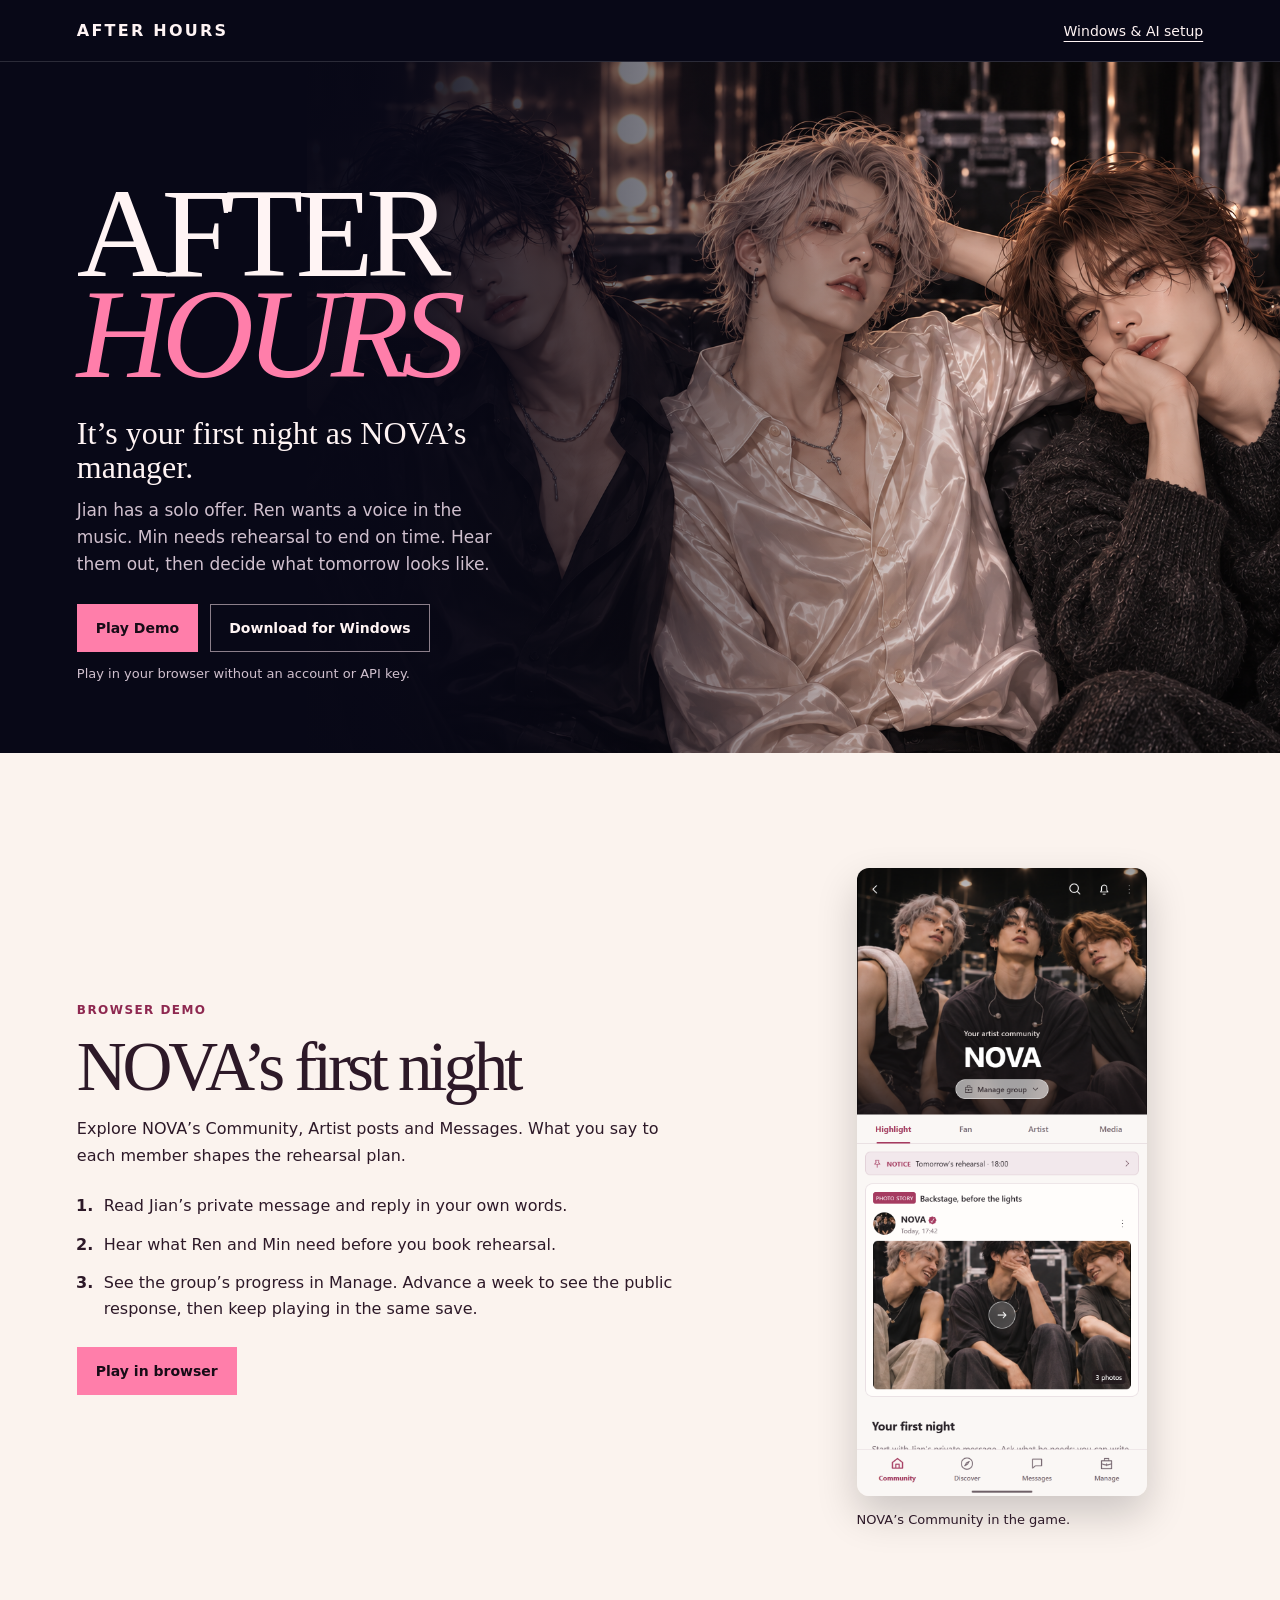
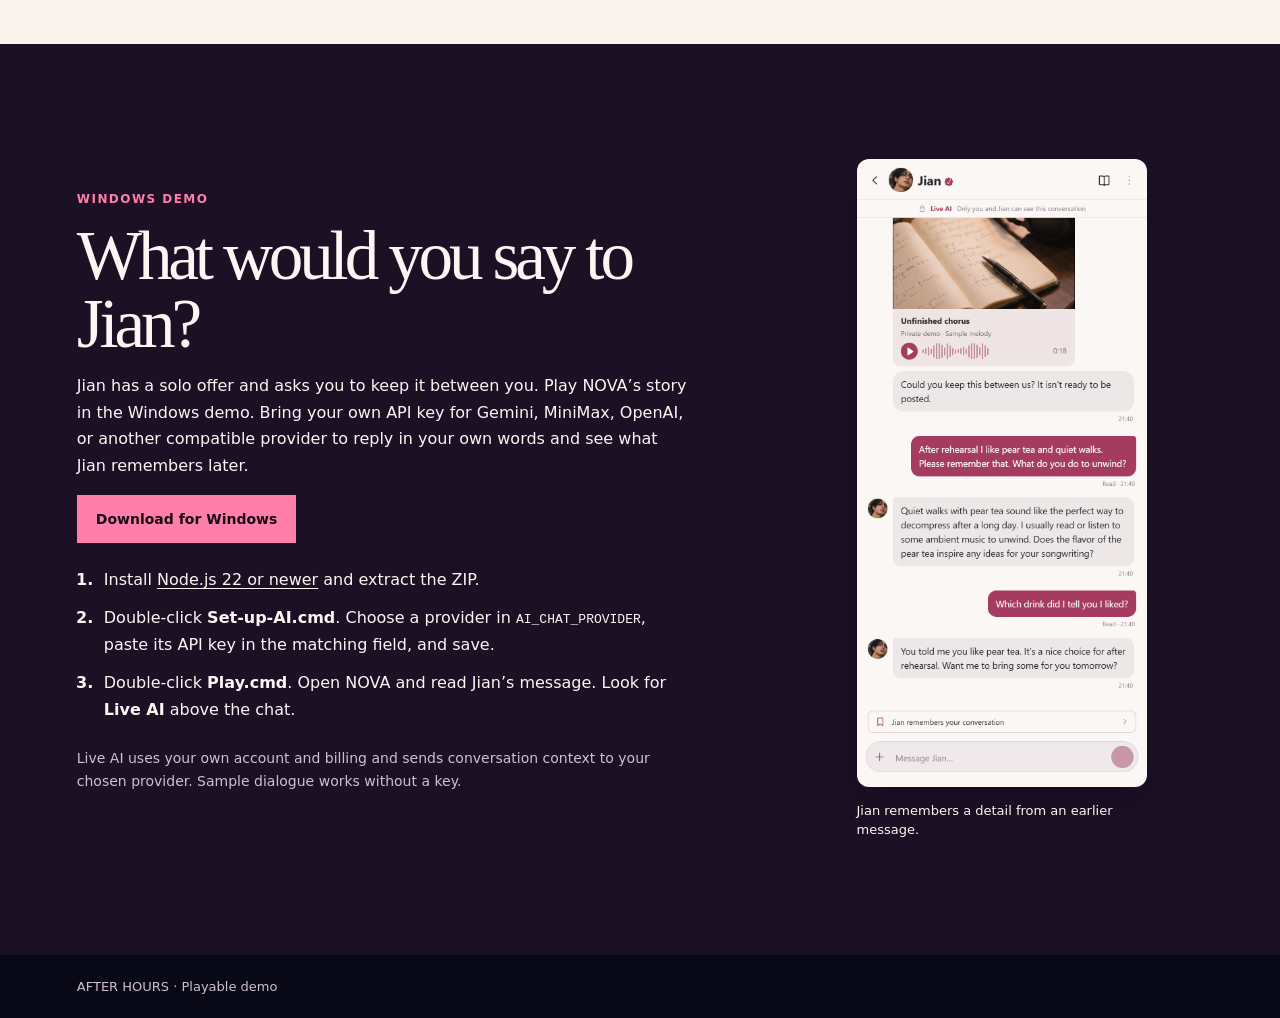
<file: docs/index.html>
<!doctype html>
<html lang="en">
<head>
  <meta charset="utf-8">
  <meta name="viewport" content="width=device-width,initial-scale=1">
  <meta name="theme-color" content="#080b1e">
  <title>AFTER HOURS — Idol Group Management Game</title>
  <meta name="description" content="Take over NOVA for their first night. Play the same idol management demo in your browser or on Windows.">
  <link rel="stylesheet" href="site.css">
</head>
<body>
  <nav aria-label="Main navigation">
    <a class="wordmark" href="#top">AFTER HOURS</a>
    <a class="nav-link" href="#brain">Windows &amp; AI setup</a>
  </nav>
  <main>
    <section id="top" class="hero">
      <div class="hero-copy">
        <h1>AFTER <em>HOURS</em></h1>
        <p class="hook">It’s your first night as NOVA’s manager.</p>
        <p class="lede">Jian has a solo offer. Ren wants a voice in the music. Min needs rehearsal to end on time. Hear them out, then decide what tomorrow looks like.</p>
        <div class="actions">
          <a class="button primary" href="play/">Play Demo</a>
          <a class="button ghost" href="#brain">Download for Windows</a>
        </div>
        <p class="hero-note">Play in your browser without an account or API key.</p>
      </div>
      <img class="hero-image" src="play/assets/nova-editorial.png" alt="NOVA members Jian, Ren and Min">
    </section>

    <section class="loop" aria-labelledby="loop-title">
      <div class="section-copy">
        <p class="kicker">Browser demo</p>
        <h2 id="loop-title">NOVA’s first night</h2>
        <p>Explore NOVA’s Community, Artist posts and Messages. What you say to each member shapes the rehearsal plan.</p>
        <ol>
          <li>Read Jian’s private message and reply in your own words.</li>
          <li>Hear what Ren and Min need before you book rehearsal.</li>
          <li>See the group’s progress in Manage. Advance a week to see the public response, then keep playing in the same save.</li>
        </ol>
        <a class="button primary" href="play/">Play in browser</a>
      </div>
      <figure class="demo-shot">
        <img src="screenshots/nova-community.png" width="860" height="1860" loading="lazy" alt="NOVA’s Community with the group photo and the Highlight, Fan, Artist and Media tabs">
        <figcaption>NOVA’s Community in the game.</figcaption>
      </figure>
    </section>

    <section id="brain" class="brain" aria-labelledby="ai-title">
      <div class="section-copy">
        <p class="kicker">Windows demo</p>
        <h2 id="ai-title">What would you say to Jian?</h2>
        <p>Jian has a solo offer and asks you to keep it between you. Play NOVA’s story in the Windows demo. Bring your own API key for Gemini, MiniMax, OpenAI, or another compatible provider to reply in your own words and see what Jian remembers later.</p>
        <a class="button primary" href="AFTER-HOURS-windows.zip" download>Download for Windows</a>
        <ol>
          <li>Install <a href="https://nodejs.org/en/download">Node.js 22 or newer</a> and extract the ZIP.</li>
          <li>Double-click <strong>Set-up-AI.cmd</strong>. Choose a provider in <code>AI_CHAT_PROVIDER</code>, paste its API key in the matching field, and save.</li>
          <li>Double-click <strong>Play.cmd</strong>. Open NOVA and read Jian’s message. Look for <strong>Live AI</strong> above the chat.</li>
        </ol>
        <p class="setup-note">Live AI uses your own account and billing and sends conversation context to your chosen provider. Sample dialogue works without a key.</p>
      </div>
      <figure class="demo-shot">
        <img src="screenshots/live-ai-chat.png" width="860" height="1860" loading="lazy" alt="Jian in Live AI mode, replying that he remembers your favorite drink">
        <figcaption>Jian remembers a detail from an earlier message.</figcaption>
      </figure>
    </section>

  </main>
  <footer>AFTER HOURS · Playable demo</footer>
</body>
</html>
</file>
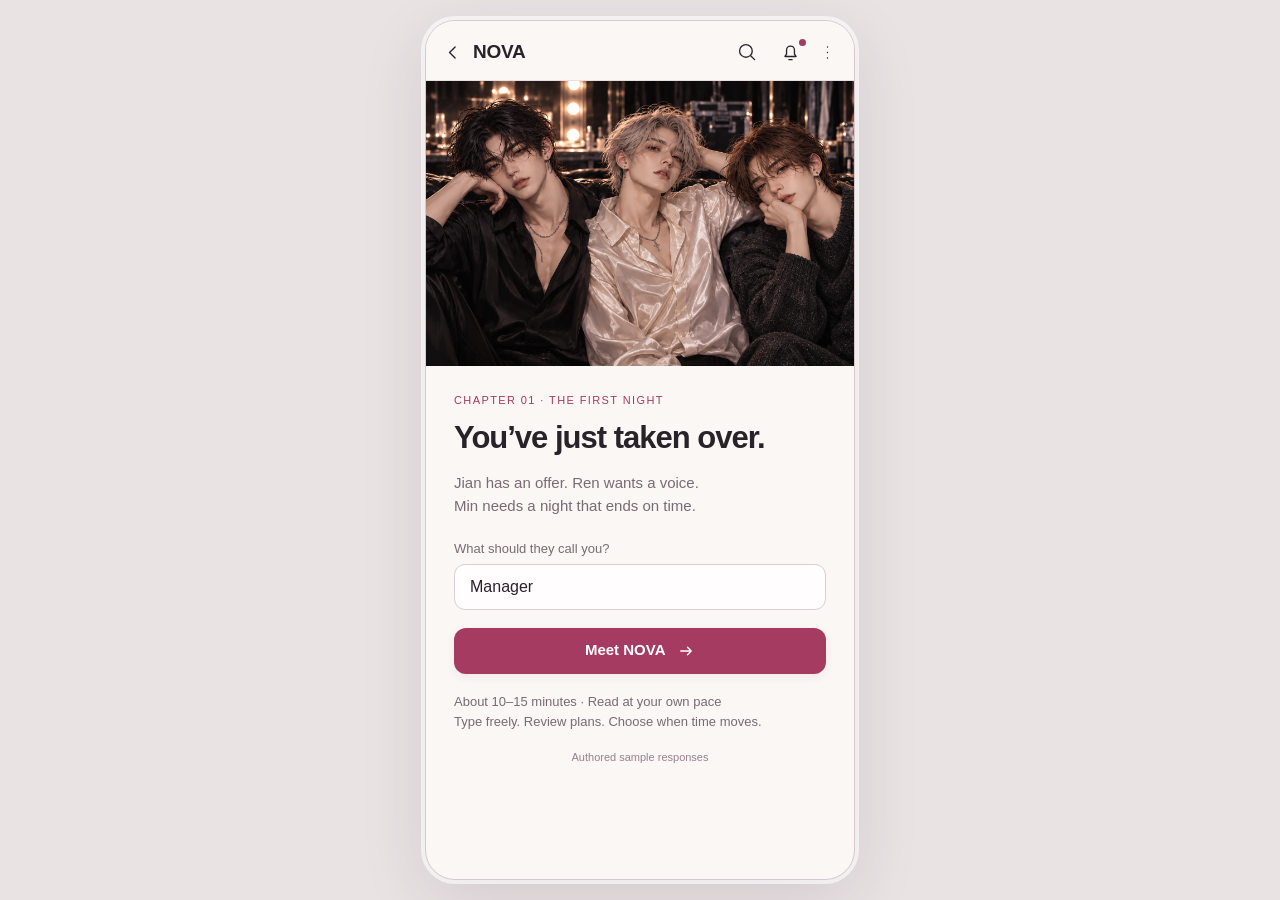
<file: docs/play/index.html>
<!doctype html><html lang="en"><head><meta charset="utf-8"><meta name="viewport" content="width=device-width,initial-scale=1,viewport-fit=cover"><meta name="theme-color" content="#faf7f5"><meta name="apple-mobile-web-app-capable" content="yes"><meta name="apple-mobile-web-app-status-bar-style" content="default"><meta name="apple-mobile-web-app-title" content="AFTER HOURS"><title>AFTER HOURS — NOVA</title><link rel="manifest" href="manifest.webmanifest"><link rel="apple-touch-icon" href="assets/nova-studio-v7.png"><link rel="icon" href="assets/nova-studio-v7.png"><link rel="stylesheet" href="episode.css"></head><body><div id="phone"><header id="header"></header><main id="main"></main><nav id="nav" aria-label="Main navigation"></nav></div><div id="toast" role="status" aria-live="polite"></div><dialog id="dialog"></dialog><script src="episode-engine.js"></script><script src="episode-ui.js"></script></body></html>
</file>
<file: docs/site.css>
:root {
  color-scheme: dark;
  --night: #080817;
  --paper: #fbf3ee;
  --ink: #fff4f4;
  --muted: #d0c0ce;
  --pink: #ff7eaa;
  --gutter: clamp(24px, 6vw, 100px);
  font-family: Inter, system-ui, sans-serif;
}

* { box-sizing: border-box; }
body { margin: 0; background: var(--night); color: var(--ink); }
a { color: inherit; }
a:focus-visible { outline: 2px solid currentColor; outline-offset: 5px; }
nav {
  display: flex;
  align-items: center;
  justify-content: space-between;
  gap: 16px;
  padding: 21px var(--gutter);
  border-bottom: 1px solid #ffffff24;
}
.wordmark { font-weight: 900; letter-spacing: .14em; text-decoration: none; }
.nav-link { font-size: 14px; text-underline-offset: 5px; }

.hero {
  position: relative;
  isolation: isolate;
  display: flex;
  align-items: flex-end;
  min-height: clamp(600px, 54vw, 850px);
  overflow: hidden;
}
.hero-image {
  position: absolute;
  z-index: -2;
  inset: 0 0 0 auto;
  width: min(76%, 1050px);
  height: 100%;
  object-fit: cover;
  object-position: center 63%;
}
.hero::before {
  content: "";
  position: absolute;
  z-index: -1;
  inset: 0;
  background: linear-gradient(90deg, var(--night) 18%, #080817f5 30%, #08081772 55%, transparent 77%);
}
.hero-copy { padding: 72px var(--gutter); }
h1, h2 { margin: 0; font-family: Georgia, serif; letter-spacing: -.06em; }
h1 { display: grid; font-size: clamp(76px, 10vw, 154px); font-weight: 400; line-height: .79; }
h1 em { color: var(--pink); font-weight: 400; }
.hook { max-width: 510px; font-family: Georgia, serif; font-size: clamp(23px, 2.5vw, 37px); line-height: 1.08; margin: 30px 0 12px; }
.lede { max-width: 420px; margin: 0 0 26px; color: var(--muted); font-size: 17px; line-height: 1.6; }
.actions { display: flex; gap: 12px; flex-wrap: wrap; }
.button {
  display: inline-flex;
  align-items: center;
  justify-content: center;
  min-height: 48px;
  padding: 12px 18px;
  border: 1px solid transparent;
  font-size: 14px;
  font-weight: 750;
  text-decoration: none;
}
.primary { background: var(--pink); color: #180c17; }
.primary:hover { background: #ffadc9; }
.ghost { border-color: #f7e0ec8c; }
.ghost:hover { background: #ffe9f319; }
.hero-note { margin: 14px 0 0; color: var(--muted); font-size: 13px; }

.loop, .brain {
  display: grid;
  grid-template-columns: minmax(0, 1fr) minmax(230px, .65fr);
  align-items: center;
  gap: clamp(30px, 8vw, 115px);
  padding: clamp(54px, 9vw, 130px) var(--gutter);
}
.loop { color: #2d1928; background: var(--paper); }
.brain { background: #1c1025; }
.section-copy { max-width: 610px; }
.kicker { margin: 0 0 16px; font-size: 12px; font-weight: 800; letter-spacing: .12em; text-transform: uppercase; }
.loop .kicker { color: #8e2850; }
.brain .kicker { color: var(--pink); }
h2 { font-size: clamp(39px, 5.4vw, 76px); font-weight: 400; line-height: .98; }
.section-copy p:not(.kicker), .section-copy li { line-height: 1.65; }
.section-copy ol { margin: 24px 0; padding-left: 22px; }
.section-copy li { margin-bottom: 12px; padding-left: 5px; }
.section-copy li::marker { font-weight: 800; }
.section-copy li a { text-underline-offset: .18em; }
.section-copy code { overflow-wrap: anywhere; }
.setup-note { font-size: 14px; color: var(--muted); }
.demo-shot { margin: 0 auto; width: min(100%, 290px); }
.demo-shot img { display: block; width: 100%; height: auto; border-radius: 12px; box-shadow: 0 18px 40px #05020d30; }
.demo-shot figcaption { font-size: 13px; line-height: 1.5; margin-top: 14px; }
footer { padding: 24px var(--gutter); color: var(--muted); font-size: 13px; }

@media (max-width: 720px) {
  .hero { min-height: 0; flex-direction: column; align-items: stretch; }
  .hero-image { position: static; order: -1; width: 100%; height: clamp(190px, 42vw, 245px); object-position: center 59%; }
  .hero::before { display: none; }
  .hero-copy { padding: 22px var(--gutter) 40px; }
  h1 { display: block; font-size: clamp(52px, 11.3vw, 76px); line-height: .9; }
  .hook { margin-top: 18px; }
  .lede { margin-bottom: 18px; font-size: 16px; }
  .loop, .brain { grid-template-columns: 1fr; }
}
</file>
<file: docs/play/episode.css>
/* AFTER HOURS — production UI tokens, V7. All text remains native HTML. */
:root{--bg:#faf7f5;--surface:#fffdfc;--ink:#292329;--muted:#796b73;--berry:#a53b60;--pink:#f1dbe5;--line:#e9dfe3;--bubble:#efeaea;font-family:'Segoe UI Variable Text','Segoe UI',Arial,sans-serif;color:var(--ink);font-synthesis:none;text-rendering:optimizeLegibility;font-size:16px}
*{box-sizing:border-box}body{margin:0;min-height:100dvh;display:flex;align-items:center;justify-content:center;padding:20px;background:#e9e3e4}button,input,textarea{font:inherit}button{cursor:pointer;border:0;background:none;color:inherit;-webkit-tap-highlight-color:transparent;touch-action:manipulation}button:disabled{opacity:.45;cursor:default}button:focus-visible,a:focus-visible,input:focus-visible,textarea:focus-visible{outline:2px solid #a53b6080;outline-offset:3px}button{transition:background .15s,color .15s,transform .15s}button:active{transform:translateY(1px)}h1,h2,h3,p{margin:0}h2{font-size:25px;letter-spacing:-.6px;line-height:1.2}h3{font-size:18px;letter-spacing:-.3px;line-height:1.3}p{line-height:1.55}svg{width:22px;height:22px;fill:none;stroke:currentColor;stroke-width:1.7;stroke-linecap:round;stroke-linejoin:round;flex:none}button svg{vertical-align:middle}
#phone{position:relative;width:480px;height:calc(100dvh - 40px);max-height:1040px;min-height:540px;background:var(--bg);border:1px solid #fff9;border-radius:28px;display:flex;flex-direction:column;overflow:clip;box-shadow:0 16px 65px #42273717,0 2px 7px #42273708}#header{padding:13px 18px 12px;flex:none;background:var(--bg);z-index:3}.status{display:flex;align-items:center;justify-content:space-between;margin:0 12px 13px;font-size:13px;font-weight:600}.system-icons{display:flex;align-items:flex-end;gap:2px;height:13px}.system-icons i{width:3px;height:5px;background:var(--ink);border-radius:1px}.system-icons i:nth-child(2){height:7px}.system-icons i:nth-child(3){height:10px}.system-icons i:nth-child(4){height:13px}.system-icons svg{width:20px;height:16px;margin-left:3px;stroke-width:2.5}.system-icons b{width:22px;height:11px;border:1px solid var(--ink);box-shadow:inset 0 0 0 1px var(--bg);border-radius:3px;background:var(--ink);margin:0 3px 2px}.headrow{display:flex;align-items:center;gap:10px;min-height:42px}.headrow .titles{flex:1;min-width:0}.headrow h2{font-size:25px;font-weight:700}.headrow .avatar{width:46px;height:46px}.sub{font-size:13px;color:var(--muted);line-height:1.4;margin-top:4px}.headrow .sub{font-size:12px}.icon{width:36px;height:38px;display:inline-grid;place-items:center;border-radius:10px;flex:none;padding:0}.icon:hover{background:#a53b600b}.icon svg{width:24px;height:24px}.headrow>.icon:first-child{width:25px}.headrow .settings-button{width:24px}#phone[data-view=community] .settings-button{display:none}.community-title{padding:0;font-size:27px;font-weight:750;letter-spacing:-.8px;display:flex;align-items:center;gap:6px}.community-title svg{width:15px;height:15px;stroke-width:2}.notification{position:relative}.notification:after{content:'';position:absolute;width:7px;height:7px;background:var(--berry);border:2px solid var(--bg);border-radius:50%;right:0;top:4px}
#main{flex:1;min-height:0;overflow:auto;scrollbar-width:none;overscroll-behavior:contain}#nav{flex:none;display:flex;justify-content:space-around;position:relative;background:#faf7f5f5;border-top:1px solid var(--line);padding:9px 12px 21px;z-index:4}#nav[hidden]{display:none}#nav:after{content:'';position:absolute;width:108px;height:4px;background:var(--ink);bottom:7px;left:calc(50% - 54px);border-radius:4px}#nav button{display:flex;align-items:center;flex-direction:column;gap:4px;font-size:12px;font-weight:500;color:#766770;min-width:68px;padding:2px 5px}#nav svg{width:26px;height:26px}#nav .active{color:var(--berry);font-weight:650}#nav .active svg{stroke-width:2.1}#nav .active:before{content:'';position:absolute;top:-1px;width:23px;height:2px;background:var(--berry);border-radius:2px}
.avatar{display:inline-flex;align-items:center;justify-content:center;width:42px;height:42px;border-radius:50%;flex:none;background:#eddfe6;color:var(--berry);font-size:17px;font-weight:500}.portrait{background-image:url('assets/nova-studio-v7.png');background-size:200% 200%}.jian{background-position:0 0}.ren{background-position:100% 0}.min{background-position:0 100%}.verified{display:inline-grid;place-items:center;vertical-align:middle;color:white;background:var(--berry);font-size:10px;width:15px;height:15px;clip-path:polygon(50% 0,65% 12%,84% 10%,90% 30%,100% 50%,88% 66%,88% 85%,66% 90%,50% 100%,33% 88%,13% 88%,10% 68%,0 50%,12% 32%,12% 13%,32% 10%)}.headrow .verified{height:18px;width:18px;font-size:12px}.photo-art{width:100%;height:auto;display:block;fill:none;stroke:none;overflow:hidden;border-radius:inherit}.faces{display:inline-flex;align-items:center;flex:none}.faces .avatar{width:35px;height:35px;border:2px solid var(--bg);margin-left:-10px}.faces .avatar:first-child{margin-left:0}.section{padding:22px}.eyebrow{font-size:11px;color:var(--berry);letter-spacing:1.4px;text-transform:uppercase}.primary,.secondary{width:100%;min-height:46px;padding:11px 16px;font-size:15px;font-weight:650;border-radius:12px}.primary{background:var(--berry);color:white;box-shadow:0 3px 8px #a53b6014}.primary:hover{background:#923151}.secondary{border:1px solid #dcbcc9;color:var(--berry);background:#fff8}.secondary:hover{background:#f3e4eb}.primary svg{margin-left:8px;width:18px}.stack{display:grid;gap:10px}.hint{font-size:13px;color:var(--muted);line-height:1.6;margin:12px 0}.link{color:var(--berry);font-size:13px;font-weight:600;padding:12px 0}.tag{font-size:12px;color:var(--berry);background:#f5e8ee;padding:5px 9px;border-radius:6px;display:inline-block;margin:10px 0}.empty{padding:28px 8px;font-size:15px;color:var(--muted);line-height:1.7}.empty h3{color:var(--ink);margin-bottom:8px}
/* Community: content hierarchy and clean artwork, no raster UI fragments. */
.hero{height:165px;background:url('assets/nova-editorial.png') center 32%/cover;position:relative}.hero-copy{position:absolute;left:22px;bottom:15px;color:white;text-shadow:0 2px 8px #251b1f88}.hero-copy h2{font-size:32px;font-weight:600;letter-spacing:1px}.hero-copy p{font-size:10px;letter-spacing:1.5px;margin-top:4px}.community-pill{position:absolute;right:18px;bottom:18px;background:#ffffff26;backdrop-filter:blur(9px);border:1px solid #ffffff52;color:white;border-radius:20px;padding:6px 11px;font-size:12px;font-weight:500;display:flex;align-items:center;gap:7px}.community-pill svg{width:13px;height:13px}.tabs{display:flex;border-bottom:1px solid var(--line);height:48px;background:var(--bg);position:sticky;top:0;z-index:2}.tabs button{flex:1;font-size:16px;font-weight:550;color:var(--muted);position:relative}.tabs .selected{color:var(--berry);font-weight:700}.tabs .selected:after{content:'';position:absolute;bottom:-1px;left:calc(50% - 35px);height:3px;width:70px;border-radius:3px;background:var(--berry)}.notice-row{display:flex;align-items:center;gap:9px;border-radius:10px;width:calc(100% - 36px);margin:14px 18px 20px;background:#f3e5eb;padding:10px 12px;font-size:13px;min-height:41px;text-align:left}.notice-row strong{color:var(--berry);font-size:12px;border-left:1px solid #d4a2b6;border-right:1px solid #d4a2b6;padding:0 8px;font-weight:700}.notice-row>svg{width:17px;height:17px;color:var(--berry)}.notice-row>svg:last-child{width:13px;height:13px;margin-left:auto;color:#7c5c6a}.notice-row>span{flex:1;white-space:nowrap;text-overflow:ellipsis;overflow:hidden}.section-heading{display:flex;align-items:center;justify-content:space-between;margin:0 20px 13px}.section-heading h3{font-size:21px;font-weight:700;letter-spacing:-.6px}.section-heading button{color:var(--berry);font-size:13px;display:flex;align-items:center;gap:3px;padding:5px 0}.section-heading svg{width:14px;height:14px}.moments{display:grid;grid-template-columns:repeat(3,minmax(0,1fr));gap:10px;padding:0 18px 20px}.moment{padding:0;display:flex;align-items:center;flex-direction:column;position:relative;min-width:0}.moment-photo{width:100%;height:142px;border-radius:13px;overflow:hidden;background:#e7d8d7}.moment-photo .photo-art{width:100%;height:100%}.moment .avatar{width:39px;height:39px;border:2.5px solid var(--bg);margin-top:-20px;z-index:1;box-shadow:0 1px 3px #29152c0d}.moment>span:last-child{font-size:13px;font-weight:600;margin-top:5px;white-space:nowrap}.moment em{font-style:normal;font-weight:400;color:var(--muted);font-size:12px}.moment:hover .moment-photo{filter:brightness(1.04)}.post{padding:17px 18px 15px;background:var(--surface);border-top:1px solid var(--line);border-bottom:1px solid var(--line);margin-bottom:10px}.byline{display:flex;align-items:center;gap:10px;margin-bottom:13px}.byline .avatar{height:43px;width:43px}.byline strong{font-size:16px;font-weight:650}.byline .sub{font-size:12px;margin-top:2px}.byline>.icon{margin-left:auto}.post>p{font-size:16px;line-height:1.45;letter-spacing:-.15px}.post-gallery{display:block;position:relative;width:100%;height:235px;border-radius:13px;overflow:hidden;padding:0;margin-top:14px;background:#e7d8d7}.post-gallery>.photo-art,.post-gallery>img{height:100%;width:100%;object-fit:cover;display:block}.photo-count{position:absolute;top:10px;right:10px;border-radius:14px;background:#211b20a8;backdrop-filter:blur(6px);color:#fff;font-size:12px;letter-spacing:1px;padding:4px 9px;min-width:43px}.photo-dots{position:absolute;left:50%;transform:translateX(-50%);bottom:10px;display:flex;gap:5px}.photo-dots i{height:6px;width:6px;border-radius:50%;background:#fff8;box-shadow:0 0 2px #0005}.photo-dots .current{background:white;width:16px;border-radius:5px}.post-actions{display:flex;align-items:center;gap:22px;padding:13px 1px 12px}.post-actions button{display:flex;align-items:center;gap:7px;font-size:14px;padding:0;min-height:27px;color:#73636c}.post-actions svg{height:24px;width:24px}.post-actions .bookmark{margin-left:auto}.post-actions .selected{color:var(--berry)}.post-actions .selected svg{fill:#a53b6025}.artist-reply{display:flex;align-items:center;gap:8px;padding:8px 10px;border-radius:10px;background:#f5e9ef;width:100%;text-align:left;font-size:13px;line-height:1.4}.artist-reply .avatar{height:29px;width:29px}.artist-reply strong{display:flex;align-items:center;gap:4px;white-space:nowrap}.artist-reply .verified{width:12px;height:12px;font-size:8px}.artist-reply>span:last-child{flex:1;min-width:0}.all-comments{display:flex;align-items:center;gap:4px;padding:10px 2px 0;color:var(--muted);font-size:13px}.all-comments svg{width:13px;height:13px}.world-post{margin-top:10px}.private-notice{display:flex;gap:8px;align-items:center;justify-content:space-between;width:100%;background:#f3e5eb;padding:14px;border-radius:12px;margin:15px 0;text-align:left;font-size:14px}.private-notice strong{display:block;margin-bottom:4px}.search-summary{padding:0 20px 15px;font-size:13px;color:var(--muted)}.search-summary button{float:right;color:var(--berry)}.media-photo{display:block;width:100%;padding:0;margin-top:18px;border-radius:14px;overflow:hidden}
/* Messages and private conversation. */
.guide{background:#f4e7ed;padding:19px 21px;font-size:14px;line-height:1.65;border-bottom:1px solid var(--line)}.guide strong{color:var(--berry);font-weight:650}.chat-list{padding:0 21px}.thread{display:flex;gap:14px;width:100%;text-align:left;align-items:center;padding:20px 0;border-bottom:1px solid var(--line)}.thread .avatar{height:52px;width:52px}.thread .summary{min-width:0;flex:1}.thread strong{font-size:17px;font-weight:650}.thread p{white-space:nowrap;overflow:hidden;text-overflow:ellipsis;color:var(--muted);font-size:13px;margin-top:5px}.thread small{font-size:11px;color:var(--muted)}.unread{display:grid;place-items:center;min-width:20px;height:20px;border-radius:20px;background:var(--berry);color:white;font-size:11px;padding:0 5px}.chat-screen{display:flex;flex-direction:column;height:100%;min-height:0}.privacy-strip{display:flex;align-items:center;justify-content:center;gap:7px;margin:1px 18px 5px;padding:8px 10px;border-radius:11px;background:#f2e4ea;color:#7b6170;font-size:12px}.privacy-strip svg{width:14px;height:14px}.transcript{flex:1;min-height:0;overflow:auto;overscroll-behavior:contain;padding:20px 18px 8px;scrollbar-width:thin;scrollbar-color:#d9c5ce transparent}.day-label{display:flex;align-items:center;gap:14px;font-size:11px;font-weight:600;letter-spacing:.7px;color:#8a7380;margin:3px 0 24px}.day-label:before,.day-label:after{content:'';flex:1;height:1px;background:var(--line)}.message{display:flex;gap:9px;margin-bottom:7px;align-items:flex-start}.message>.avatar{width:35px;height:35px;margin-top:2px}.message.grouped>.avatar{visibility:hidden}.message-body{max-width:calc(100% - 44px);min-width:0}.bubble{font-size:16px;line-height:1.45;letter-spacing:-.15px;background:var(--bubble);padding:11px 14px;border-radius:5px 17px 17px 17px;white-space:pre-wrap;overflow-wrap:anywhere}.grouped .bubble{border-radius:17px}.message.self{justify-content:flex-end;margin-top:15px}.self .message-body{max-width:84%}.self .bubble{background:#efd6e1;border-radius:17px 5px 17px 17px}.message-time{font-size:11px;color:#927d88;text-align:right;margin:5px 2px 10px}.message-meta{font-size:12px;font-weight:600;color:var(--muted);margin-bottom:5px}.evidence{background:var(--surface);border:1px solid var(--line);font-size:14px;line-height:1.7}.audio{display:flex;align-items:center;gap:12px;padding:0;width:100%;white-space:normal;text-align:left;min-width:0}.audio-thumb{display:block;height:91px;width:76px;flex:none;overflow:hidden;border-radius:9px}.audio-thumb .photo-art{height:100%;width:100%}.audio-content{flex:1;min-width:0}.audio-content strong{font-size:15px;font-weight:650;display:block;line-height:1.25}.audio-content>small{font-size:11px;display:block;margin-top:4px;color:var(--muted)}.audio-controls{display:flex;align-items:center;gap:7px;margin-top:11px}.play-disc{display:grid;place-items:center;width:31px;height:31px;border-radius:50%;background:var(--berry);color:white;flex:none}.play-disc svg{width:16px;height:16px;fill:white}.audio.is-playing .play-disc svg{fill:none;stroke-width:3}.audio-controls>small{font-size:11px;white-space:nowrap;color:var(--muted)}.waveform{height:30px;display:flex;gap:2px;align-items:center;overflow:hidden;flex:1}.waveform i{display:block;width:2px;border-radius:3px;background:#c78aa3;flex:none}.is-playing .waveform i{animation:pulse .7s ease-in-out infinite alternate}.is-playing .waveform i:nth-child(3n){animation-delay:-.3s}.is-playing .waveform i:nth-child(2n){animation-delay:-.5s}@keyframes pulse{from{transform:scaleY(.4)}to{transform:scaleY(1)}}.chat-receipts{padding:10px 18px 0;display:grid;gap:7px;box-shadow:0 -8px 12px var(--bg)}.receipt{display:flex;align-items:center;gap:10px;background:#f3e5eb;border-radius:10px;padding:10px 12px;font-size:12px;line-height:1.4;text-align:left;min-height:39px;width:100%}.receipt>svg{width:18px;height:18px;color:var(--berry)}.receipt>span{border-left:1px solid #c596ab;padding-left:10px;flex:1}.receipt>svg:last-child{height:12px;width:12px;color:#927482}.plan-receipt{background:#f1eaed}.composer{display:flex;gap:10px;align-items:center;padding:15px 18px 17px;background:var(--bg)}.composer-plus{border:1.5px solid #7c6a75;width:30px;height:30px;border-radius:50%;color:#7c6a75}.composer-plus svg{height:20px;width:20px}.composer textarea{flex:1;width:0;min-width:0;resize:none;max-height:120px;height:44px;min-height:44px;border:1px solid transparent;background:#eee7eb;color:var(--ink);border-radius:23px;padding:11px 15px;font-size:15px;line-height:21px}.composer textarea:focus{outline:none;border-color:#c88aa4;background:#fffbfd;box-shadow:0 0 0 3px #a53b6009}.composer textarea::placeholder{color:#9b8591}.send-button{height:40px;width:40px;border-radius:50%;background:var(--berry);color:#fff;box-shadow:0 3px 6px #a53b6018}.send-button:hover{background:#923151}.send-button svg{height:22px;width:22px}
/* Schedule: readable agenda, explicit consent, persistent action. */
.schedule-screen{height:100%;display:flex;flex-direction:column}.schedule-scroll{flex:1;min-height:0;overflow:auto;padding:13px 20px 16px;scrollbar-width:thin;scrollbar-color:#d9c5ce transparent;overscroll-behavior:contain}.agency{display:flex;align-items:center;gap:13px;margin-bottom:10px}.agency strong{font-size:17px;letter-spacing:-.3px}.agency>span{font-size:10px;color:var(--muted)}.schedule-intro h1{font-size:29px;line-height:1.15;letter-spacing:-.9px;font-weight:700;margin-bottom:7px}.schedule-intro>p{font-size:14px;color:var(--muted)}.calendar{margin-top:24px}.month-row{display:flex;align-items:center;justify-content:space-between;color:var(--berry);font-size:16px;margin-bottom:10px}.month-row strong{font-weight:650;letter-spacing:.4px}.month-row .icon{width:30px;height:32px}.month-row svg{width:17px;height:17px}.date-rail{display:grid;grid-template-columns:repeat(7,minmax(0,1fr));gap:6px}.date-rail button{display:flex;align-items:center;flex-direction:column;gap:6px;border-radius:16px;padding:8px 0 7px;font-size:12px;color:var(--muted)}.date-rail strong{font-size:19px;font-weight:600;color:var(--ink)}.date-rail i{width:4px;height:4px;border-radius:50%}.date-rail .event-dot{background:var(--berry)}.date-rail .chosen{background:var(--berry);color:#fff;box-shadow:0 3px 9px #a53b601a}.date-rail .chosen strong{color:#fff}.date-rail .chosen .event-dot{background:#fff}.calendar>h3{font-size:18px;margin:18px 0}.group-filter{display:flex;align-items:center;gap:12px;width:100%;border:1px solid #dbc1ce;background:#fffcfd;border-radius:13px;padding:8px 12px;margin-bottom:24px;text-align:left;font-size:13px}.group-filter>span:nth-child(2){flex:1;border-left:1px solid #dcc6d0;padding-left:12px}.group-filter>svg{width:15px;height:15px}.agenda{position:relative}.agenda:before{content:'';position:absolute;left:6px;top:12px;bottom:34px;width:1px;background:#dfb8c9}.agenda-item{position:relative;padding-left:64px;margin-bottom:20px}.agenda-item:before{content:'';position:absolute;top:8px;left:1px;width:8px;height:8px;border:2px solid var(--berry);background:var(--bg);box-shadow:0 0 0 4px var(--bg);border-radius:50%}.agenda-item>time{position:absolute;left:22px;top:4px;color:#7e6170;font-size:13px;font-weight:650;font-variant-numeric:tabular-nums}.event-panel{background:var(--surface);border:1px solid #e8dce2;border-left:3px solid var(--berry);border-radius:13px;padding:13px;box-shadow:0 3px 10px #3d253306}.event-state{color:var(--berry);font-size:10px;font-weight:700;letter-spacing:.6px;margin-bottom:13px}.event-detail{display:flex;align-items:flex-start;gap:10px}.event-detail>.faces{display:none}.event-detail>div{flex:1;min-width:0}.event-detail h3{font-size:18px;letter-spacing:-.35px;margin-bottom:9px}.event-detail p{display:flex;align-items:center;gap:7px;font-size:13px;line-height:1.5;margin:5px 0;color:#6f5e68}.event-detail p svg{height:16px;width:16px;stroke-width:1.5}.budget-strip{display:flex;align-items:center;gap:6px;padding:9px 8px;background:#f5e7ee;border-radius:8px;color:var(--berry);font-size:12px;margin-top:14px}.budget-strip svg{height:17px;width:17px}.budget-strip strong{font-size:12px;font-weight:650}.budget-strip>span{margin-left:auto;padding-left:7px;border-left:1px solid #d9b9c7;font-size:11px;color:#927283;white-space:nowrap}.terms{font-size:11px;color:#947c89;margin-top:10px;line-height:1.6}.event-row{display:flex;align-items:center;gap:9px;padding:0 0 16px 9px;border-bottom:1px solid var(--line)}.event-row>div{flex:1;min-width:0}.event-row h3{font-size:17px;font-weight:650}.event-row p{font-size:13px;color:var(--muted);margin-top:4px;line-height:1.5}.event-row>.avatar{height:37px;width:37px}.event-row>svg{height:17px;width:17px;color:#9c8792}.event-row>.faces{display:none}.rehearsal{border:0;padding-bottom:2px}.boundary{font-size:12px;display:block;color:var(--berry);margin-top:10px;padding-left:9px;border-left:2px solid #c796ac;line-height:1.5}.consent-panel{padding:16px;background:var(--surface);border:1px solid var(--line);border-radius:14px;margin-top:6px}.consent-panel h3{font-size:17px;letter-spacing:-.35px}.approvals{display:flex;align-items:center;justify-content:space-between;gap:5px;margin:14px 0 10px}.approvals>span{display:flex;gap:5px;align-items:center;font-size:13px}.approvals .avatar{height:30px;width:30px}.approvals svg{width:15px;height:15px;color:var(--berry)}.consent-panel>p{font-size:12px;color:var(--muted)}.schedule-footer{flex:none;padding:9px 20px 12px;border-top:1px solid var(--line);background:#faf7f5f5;box-shadow:0 -8px 20px #faf7f5c9}.schedule-footer .hint{font-size:12px;text-align:center;margin:2px 0 9px;color:#947e8a}.edit-link{display:block;width:100%;text-align:center;padding:11px 0 0;font-size:13px;color:var(--berry);font-weight:600;text-decoration:underline;text-underline-offset:3px}.cancel-link{font-size:12px;color:var(--muted);padding:14px 2px 0}.warning{border-left:2px solid var(--berry);padding-left:10px;font-size:13px;color:var(--berry);margin-top:13px;line-height:1.7}.completion-note{padding:16px;background:#f3e5eb;border-radius:12px;margin-top:16px}.completion-note p{font-size:14px;color:var(--muted);margin-top:7px}.empty-plan{padding:10px 12px 22px 24px}.empty-plan p{font-size:14px;color:var(--muted);margin-top:8px}
/* Cast, memories, onboarding and overlays. */
.card{background:var(--surface);border:1px solid var(--line);border-radius:15px;padding:20px;margin-bottom:16px}.card h3{margin-bottom:8px}.card p{font-size:14px;color:var(--muted)}.member{display:flex;align-items:center;gap:14px}.member .avatar{height:63px;width:63px}.member h3{font-size:21px;margin:0 0 4px}.member p{font-size:13px;color:var(--muted)}.memory-item{padding:19px 0;border-bottom:1px solid var(--line);font-size:15px;line-height:1.7}.memory-item button{font-size:13px;color:var(--berry);padding:10px 0 0}.highlight{outline:2px solid #c689a3;outline-offset:4px;border-radius:12px}.intro-image{width:100%;height:285px;object-fit:cover;object-position:center 30%;display:block}.welcome{padding:28px}.welcome h2{font-size:31px;letter-spacing:-1px;margin:13px 0 15px}.welcome p{font-size:15px;color:var(--muted)}.welcome .hint{font-size:13px;margin-top:18px}.sample-label{font-size:11px;color:#98808d;text-align:center;margin-top:18px}label{display:block;font-size:13px;color:var(--muted);margin:23px 0 8px}input{width:100%;padding:13px 15px;border:1px solid #ddccd5;border-radius:11px;background:#fffdfd;font-size:16px;color:var(--ink);margin-bottom:18px}.sr-only{position:absolute;clip:rect(0,0,0,0);width:1px;height:1px;overflow:hidden}dialog{width:min(420px,calc(100vw - 28px));border:1px solid #e5d8df;border-radius:20px;background:var(--bg);color:var(--ink);padding:23px;max-height:85dvh;box-shadow:0 25px 90px #29121e38;scrollbar-width:thin;scrollbar-color:#d9c5ce transparent}dialog::backdrop{background:#30212b70;backdrop-filter:blur(3px)}dialog h2{font-size:24px;margin:3px 30px 20px 0}dialog p{font-size:14px;color:var(--muted);line-height:1.7;margin-bottom:17px}dialog .close{float:right;width:30px;height:30px;background:#eadde4;font-size:23px}.moment-large{height:300px!important;width:100%;border-radius:13px;margin-bottom:15px}.moment-picker{display:grid;gap:15px}.moment-picker button{padding:0;text-align:left}.moment-picker .photo-art{border-radius:12px}.moment-picker strong{display:block;padding:8px 0;font-size:16px}.gallery-stack{display:grid;gap:16px}.gallery-stack img,.gallery-stack .photo-art{width:100%;border-radius:13px}.comment-row{display:flex;gap:11px;padding:15px 0;border-bottom:1px solid var(--line)}.comment-row .avatar{height:35px;width:35px}.comment-row strong{font-size:13px}.comment-row p{font-size:14px;margin:4px 0 0;color:var(--ink)}#toast{position:fixed;bottom:24px;left:50%;transform:translateX(-50%);max-width:calc(100vw - 30px);width:max-content;max-width:min(440px,calc(100vw - 30px));padding:13px 18px;border:1px solid #fff2;background:#382731ed;backdrop-filter:blur(8px);color:#fff;border-radius:13px;font-size:13px;line-height:1.5;z-index:20;pointer-events:none;opacity:0;transition:opacity .2s}#toast.show{opacity:1}
@media(min-width:1000px){.event-detail>.faces{display:inline-flex}.event-detail>.faces .avatar{width:43px;height:43px}.event-detail>.faces .avatar+.avatar{margin-left:-19px}.event-detail{gap:9px}}
@media(max-width:520px){body{padding:0;background:var(--bg)}#phone{width:100%;height:100dvh;max-height:none;min-height:0;border:0;border-radius:0;box-shadow:none}#header{padding-top:max(12px,env(safe-area-inset-top))}#nav{padding-bottom:max(21px,env(safe-area-inset-bottom))}#toast{bottom:90px}.hero{height:150px}.post-gallery{height:220px}.moment-photo{height:133px}.headrow{gap:8px}.headrow h2,.community-title{font-size:25px}.headrow .sub{font-size:12px}}
@media(max-width:380px){#header{padding-left:14px;padding-right:14px}.headrow .avatar{width:39px;height:39px}.headrow h2{font-size:23px}.headrow .sub{font-size:11px}.headrow .icon{width:28px}.headrow .icon svg{width:21px}.notice-row{gap:6px;margin-left:14px;margin-right:14px;width:calc(100% - 28px);font-size:12px;padding:10px}.notice-row strong{font-size:11px;padding:0 6px}.moments{padding-left:14px;padding-right:14px;gap:8px}.moment-photo{height:119px}.moment>span:last-child{font-size:12px}.moment em{font-size:11px}.post{padding-left:14px;padding-right:14px}.post-gallery{height:206px}.artist-reply{flex-wrap:wrap}.artist-reply>span:last-child{flex-basis:70%;font-size:12px}.schedule-scroll{padding-left:14px;padding-right:14px}.schedule-intro h1{font-size:27px}.agenda-item{padding-left:55px}.agenda-item>time{left:20px;font-size:12px}.event-panel{padding:11px}.budget-strip{flex-wrap:wrap}.budget-strip>span{border:0;padding:0}.event-row>.avatar{display:none}.group-filter{gap:9px;padding:8px}.group-filter>span:nth-child(2){padding-left:9px}.approvals .avatar{width:27px;height:27px}.approvals>span{font-size:12px;gap:4px}.privacy-strip{font-size:11px}.transcript{padding-left:14px;padding-right:14px}.bubble{font-size:15px;padding:10px 12px}.audio-thumb{width:55px;height:82px}.audio{gap:9px}.audio-content strong{font-size:14px}.audio-content>small{font-size:10px}.composer{padding-left:14px;padding-right:14px;gap:8px}.chat-receipts{padding-left:14px;padding-right:14px}.receipt{font-size:11px}.schedule-footer{padding-left:14px;padding-right:14px}}
@media(prefers-reduced-motion:reduce){*{transition:none!important;animation:none!important;scroll-behavior:auto!important}}
html,body{height:100%;overflow:hidden}
/* Faces remain part of the event on normal phone widths. */
@media(min-width:400px){.event-detail>.faces{display:inline-flex}.event-detail>.faces .avatar{width:35px;height:35px}.event-detail>.faces .avatar+.avatar{margin-left:-18px}.event-detail{gap:9px}}
/* Dedicated face framing, independent of story-thumbnail framing. */
.portrait{background-image:url('assets/nova-rehearsal-v8.png');background-size:600% 400%}.jian{background-position:50% 8%}.ren{background-position:90% 8%}.min{background-position:10% 75%}
/* V8 — approved three-screen reference, implemented with live HTML controls. */
.ai-state{color:var(--berry);font-weight:650;white-space:nowrap}.ai-error{margin:6px 16px 0;padding:8px 10px;background:#f5e4e9;color:#8c294a;border-radius:8px;font-size:11px;line-height:1.5}.composer[aria-busy=true]{opacity:.7}.privacy-strip{flex-wrap:wrap}
.world-pulse{margin:0 0 16px;padding:14px;border:1px solid #dfcbd4;border-radius:11px;background:linear-gradient(135deg,#fffdfb,#f4e7ed)}.world-kicker{display:flex;align-items:center;justify-content:space-between;gap:8px;font-size:9px;letter-spacing:.45px;color:var(--berry)}.world-kicker strong{font-size:10px;letter-spacing:0;color:#6b5560}.world-pulse h3{font-size:14px;margin:8px 0 4px;letter-spacing:-.2px}.world-pulse p{font-size:12px;color:var(--muted);line-height:1.45}.world-meters{display:grid;grid-template-columns:repeat(4,1fr);gap:5px;margin-top:11px}.world-meters span{display:grid;gap:2px;padding:6px 4px;border-radius:6px;background:#fff9;text-align:center;color:#83727a;font-size:9px}.world-meters b{font-size:13px;color:var(--ink)}.world-roster{display:grid;grid-template-columns:repeat(3,1fr);gap:5px;margin:11px 0}.world-roster span{padding:7px 5px;background:#fff9;border-radius:7px;color:var(--muted);font-size:10px;line-height:1.4}.world-advance{margin-top:3px;min-height:40px;font-size:13px}
.group-avatar{overflow:hidden}.group-avatar .photo-art{height:100%;width:100%}#header.over-hero.hero-scrolled{background:var(--bg);color:var(--ink);padding-bottom:9px;border-bottom:1px solid var(--line)}
#phone{width:430px;border:1px solid #d8c8cd;border-radius:30px;box-shadow:0 0 0 4px #fff9,0 18px 65px #42273722}
#header{padding:12px 15px 9px;border-bottom:1px solid var(--line)}
.headrow{min-height:38px;gap:7px}.headrow h2{font-size:19px;letter-spacing:-.25px}.headrow .avatar{width:36px;height:36px}.headrow .icon svg{width:19px;height:19px}
#phone[data-view=community] .settings-button{display:grid}.headrow .verified{width:13px;height:13px;font-size:9px}
#header.over-hero{position:absolute;top:0;left:0;right:0;background:linear-gradient(#0006,transparent);color:white;border:0;padding-bottom:30px;pointer-events:none}.over-hero button{pointer-events:auto}.over-hero .notification:after{display:none}
.hero{height:365px;background:#403638;overflow:hidden}.hero>.photo-art{width:100%;height:100%}.hero:after{content:'';position:absolute;inset:40% 0 0;background:linear-gradient(transparent,#161114c9);pointer-events:none}.hero-copy{z-index:1;left:0;right:0;bottom:23px;text-align:center;text-shadow:none}.hero-copy>p{font-size:11px;letter-spacing:.3px;color:#f7efec;margin:0 0 4px}.hero-copy h2{font-size:42px;line-height:1;font-weight:750;letter-spacing:-1.4px}.community-pill{position:static;margin:14px auto 0;background:#fff9;border:1px solid #ffffff80;color:#332a2f;font-size:11px;gap:6px;padding:6px 12px;width:max-content;backdrop-filter:blur(10px)}
.tabs{height:43px;background:var(--bg);border-color:#dfd1d6}.tabs button{font-size:12px;font-weight:600}.tabs .selected:after{width:50px;left:calc(50% - 25px);height:2px}
.notice-row{margin:12px 12px;width:calc(100% - 24px);min-height:35px;padding:8px 10px;border:1px solid #e3d2d9;background:#f2e8ec;border-radius:8px;font-size:11px;gap:7px}.notice-row strong{border:0;padding:0;font-size:10px}.notice-row>svg{width:14px;height:14px}
.post{margin:10px 12px;padding:12px 11px 0;border:1px solid var(--line);border-radius:11px;overflow:hidden;background:#fffdfb}.byline{gap:8px;margin-bottom:8px}.byline .avatar{width:33px;height:33px}.byline strong{font-size:13px}.byline .sub{font-size:10px;margin-top:1px}.byline .icon{height:28px;width:26px}.byline .icon svg{width:17px;height:17px}.verified{width:12px;height:12px;font-size:8px}.post>p{font-size:13px;line-height:1.5}.post-gallery{height:300px;border-radius:7px;margin-top:11px}.post-actions{padding:11px 1px;gap:22px}.post-actions button{font-size:11px}.post-actions svg{height:18px;width:18px}.post-actions button:first-child{color:var(--berry)}
.feature-title{display:flex;align-items:center;gap:6px;font-size:12px;margin:0 0 11px}.feature-title>span{background:var(--berry);color:white;font-size:8px;letter-spacing:.4px;padding:3px 4px;border-radius:3px;white-space:nowrap}.feature-title strong{font-weight:600}.backstage{padding-bottom:10px}.backstage-photo{position:relative;display:block;width:100%;height:220px;padding:0;border-radius:7px;overflow:hidden}.backstage-photo>.photo-art{height:100%;width:100%}.backstage-photo small{position:absolute;right:8px;bottom:8px;background:#21181bc2;color:white;padding:3px 5px;border-radius:4px;font-size:10px}.story-open{position:absolute;inset:0;display:grid;place-items:center;color:white}.story-open svg{background:#ffffff30;backdrop-filter:blur(5px);border:1px solid #fff9;width:40px;height:40px;padding:9px;border-radius:50%}
.moments-section{margin:11px 12px 0;padding:11px 10px 8px;border:1px solid var(--line);border-radius:11px;background:var(--surface)}.section-heading{margin:0 0 9px}.section-heading h3{font-size:14px;letter-spacing:-.2px}.section-heading button{padding:0}.moments{padding:0;gap:8px}.moment-photo{height:151px;border-radius:8px}.moment .avatar{width:33px;height:33px;margin-top:-17px;border-width:2px}.moment>span:last-child{font-size:11px;font-weight:400;margin-top:3px}
#nav{padding:8px 8px 18px}#nav button{font-size:10px;gap:4px;min-width:65px}#nav svg{height:20px;width:20px}#nav .active:before{display:none}#nav:after{width:90px;left:calc(50% - 45px);height:3px;bottom:5px;background:#6e6067}
.privacy-strip{background:none;margin:0;padding:6px;font-size:10px;color:#95858c;border-bottom:1px solid #ede5e7;border-radius:0}.privacy-strip svg{width:11px;height:11px}.transcript{padding:18px 16px 10px}.day-label{font-size:9px;letter-spacing:.8px;margin:0 0 22px}.message{gap:8px;margin-bottom:7px}.message>.avatar{height:29px;width:29px}.message-body{max-width:calc(100% - 40px)}.bubble{font-size:14px;line-height:1.5;padding:9px 12px;border-radius:5px 13px 13px 13px;background:#ede8e7}.self .bubble{background:var(--berry);color:#fff;border-radius:13px 5px 13px 13px}.message-time{font-size:9px;margin:4px 2px 8px}.message.self{margin-top:12px}.bubble:has(.audio){padding:0;background:none;overflow:hidden;border-radius:12px}.audio{display:block;position:relative;width:270px;max-width:100%;padding:0;background:#eee5e4;border-radius:12px;overflow:hidden}.audio-thumb{width:100%;height:204px;border-radius:0}.audio-content{display:block;padding:10px 12px}.audio-content strong{font-size:12px}.audio-content>small{font-size:10px}.audio-controls{margin-top:6px}.waveform{height:23px}.audio-controls .play-disc{height:25px;width:25px}.chat-receipts{padding:7px 16px 0;gap:5px;box-shadow:none}.receipt{background:transparent;border:1px solid #dfcbd4;border-radius:8px;padding:8px 10px;min-height:32px;font-size:11px}.receipt>span{border:0;padding:0}.receipt>svg{height:15px;width:15px}
.composer{margin:12px 13px 22px;padding:3px 6px;background:#f0e9ec;border:1px solid #e1d4da;border-radius:25px;gap:5px}.composer textarea{background:transparent;padding:9px 4px;min-height:38px;height:38px;font-size:13px;border-radius:0}.composer-plus{border:0;width:27px;height:27px}.composer-plus svg{height:17px;width:17px}.send-button{background:transparent;color:var(--berry);box-shadow:none;width:33px;height:33px}.send-button:hover{color:white}.composer textarea:focus{box-shadow:none;background:transparent;border-color:transparent}.discovery-card{display:flex;align-items:center;gap:14px;width:100%;padding:10px;background:var(--surface);border:1px solid var(--line);border-radius:12px;margin:14px 0;text-align:left}.discovery-card>.photo-art{width:86px;height:105px;border-radius:8px}.discovery-card>span{flex:1}.discovery-card strong{display:block;font-size:20px}.discovery-card small{display:block;color:var(--muted);font-size:12px;line-height:1.6;margin-top:7px}
@media(max-width:520px){#phone{width:100%;border:0;border-radius:0;box-shadow:none}.hero{height:365px}.post-gallery{height:300px}}
@media(max-width:380px){.hero{height:320px}.moment-photo{height:125px}.post-gallery{height:270px}.feature-title{font-size:11px}.backstage-photo{height:195px}.headrow h2{font-size:19px}.audio{width:240px}.audio-thumb{height:180px}.bubble{font-size:13px}}

/* NOVA community and private messages */
.web-brand, #phone[data-thread] #nav { display: none; }
#header.over-hero:not(.hero-scrolled) h2 { visibility: hidden; }
#header.over-hero + #main .tabs { top: 60px; }
#phone[data-web-layout] #nav::after { display: none; }
#phone[data-web-layout] #nav {
  padding-bottom: max(9px, env(safe-area-inset-bottom));
}
#phone[data-web-layout] .headrow .icon { width: 36px; }
#phone[data-web-layout] .headrow .settings-button svg { stroke-width: 2.7; }

.tabs button { font-size: 13px; }
.tabs button:hover { background: #a53b6008; }
.tabs .selected::after { width: 100%; left: 0; }
.notice-row { min-height: 40px; background: var(--surface); font-size: 12px; }
.notice-row:hover { background: #f5e9ef; }
.feature-title { font-size: 13px; }
.backstage-photo { height: auto; aspect-ratio: 16 / 10; }
.post-gallery, .artist-post-photo {
  display: block;
  width: 100%;
  height: auto;
  aspect-ratio: 4 / 3;
  border-radius: 8px;
}
.artist-post-photo { margin: 10px 0 11px; }
.post > p { font-size: 14px; }
.byline .sub { font-size: 11px; }
.post-actions { padding: 5px 0; }
.post-actions button { min-height: 36px; font-size: 12px; }
.post-actions button:not(.selected):first-child { color: #73636c; }
.moments-section { padding: 11px 10px 9px; }
.moment-photo { height: auto; aspect-ratio: 5 / 6; }
.moment > span:last-child { font-size: 12px; font-weight: 600; }
.section-heading button { min-width: 26px; min-height: 24px; justify-content: flex-end; }
.chapter-note { margin: 12px; padding: 16px; border: 1px solid var(--line); border-radius: 11px; background: var(--surface); }
.chapter-note .primary { width: auto; }

.inbox { max-width: 640px; margin: auto; padding: 16px 16px 24px; }
.inbox-filter {
  display: flex;
  align-items: center;
  gap: 9px;
  padding: 0 12px;
  border: 1px solid var(--line);
  border-radius: 10px;
  background: var(--surface);
  color: var(--muted);
}
.inbox-filter:focus-within { border-color: #c88aa4; }
.inbox-filter svg { width: 17px; height: 17px; }
.inbox-filter input {
  width: 100%;
  min-height: 40px;
  padding: 0;
  border: none;
  outline: none;
  background: transparent;
  color: var(--ink);
  font-size: 14px;
}
.inbox .chat-list { padding: 7px 0 0; }
.inbox .thread { min-height: 68px; gap: 12px; padding: 10px 8px; }
.inbox .thread[hidden] { display: none; }
.inbox .thread:hover { background: #a53b6009; }
.inbox .thread .avatar { width: 42px; height: 42px; }
.inbox .thread strong { font-size: 15px; }
.thread-preview { display: block; overflow: hidden; text-overflow: ellipsis; white-space: nowrap; color: var(--muted); font-size: 13px; margin-top: 3px; }
.inbox-empty { padding: 17px 8px 0; color: var(--muted); font-size: 14px; }
.inbox .guide { margin-top: 16px; padding: 12px; border: 1px solid var(--line); border-radius: 10px; background: var(--surface); font-size: 13px; }
.inbox-privacy { margin: 12px 3px 0; font-size: 12px; }

.chat-screen .transcript { padding-top: 15px; }
.chat-screen .day-label { margin-bottom: 16px; font-size: 10px; }
.chat-screen .message.grouped { margin-top: -3px; }
.chat-screen .message-body { max-width: min(86%, calc(100% - 37px)); }
.chat-screen .audio { width: 254px; }
.chat-screen .audio-thumb { height: auto; aspect-ratio: 16 / 10; }
.chat-screen .message-time { margin-bottom: 9px; color: var(--muted); }
.chat-screen .chat-receipts:not(:empty) { padding-bottom: 8px; }
.chat-screen .composer {
  margin: 0;
  padding: 8px 13px max(8px, env(safe-area-inset-bottom));
  gap: 8px;
  border: 0;
  border-top: 1px solid var(--line);
  border-radius: 0;
  background: var(--surface);
}
.chat-screen .composer textarea {
  height: 40px;
  min-height: 40px;
  padding: 8px 12px;
  border: 1px solid var(--line);
  border-radius: 18px;
  background: #f4edef;
  font-size: 14px;
}
.chat-screen .composer textarea:focus { border-color: #c88aa4; background: white; }
.chat-screen .composer-plus, .chat-screen .send-button { width: 36px; height: 36px; }
.chat-screen .send-button { background: var(--berry); color: white; }
.chat-screen .send-button:hover { background: #923151; }
.chat-screen .send-button svg { width: 18px; height: 18px; }

@media (min-width: 820px) {
  #phone[data-web-layout] {
    display: grid;
    grid-template-columns: 184px minmax(0, 1fr);
    grid-template-rows: 60px minmax(0, 1fr);
    width: min(100%, 1000px);
    border: 1px solid var(--line);
    border-radius: 14px;
    box-shadow: 0 8px 36px #42273712;
    background: var(--surface);
  }
  #phone[data-web-layout] #header {
    grid-column: 2;
    grid-row: 1;
    position: static;
    padding: 10px 22px;
    background: var(--surface);
    color: var(--ink);
    border-bottom: 1px solid var(--line);
    pointer-events: auto;
  }
  #phone[data-web-layout] #header h2 { visibility: visible; }
  #phone[data-web-layout] #main {
    grid-column: 2;
    grid-row: 2;
    background: var(--bg);
    scrollbar-width: thin;
    scrollbar-color: #dbcbd2 transparent;
  }
  #phone[data-web-layout] #nav:not([hidden]) {
    display: flex;
    grid-column: 1;
    grid-row: 1 / -1;
    flex-direction: column;
    justify-content: flex-start;
    gap: 5px;
    padding: 0 12px 16px;
    background: var(--surface);
    border-top: 0;
    border-right: 1px solid var(--line);
  }
  .web-brand {
    display: flex;
    align-items: center;
    height: 60px;
    padding-left: 8px;
    margin-bottom: 9px;
    font-size: 15px;
    font-weight: 750;
    letter-spacing: .65px;
  }
  #phone[data-web-layout] #nav button {
    flex-direction: row;
    align-items: center;
    gap: 11px;
    padding: 11px 10px;
    border-radius: 8px;
    font-size: 14px;
  }
  #phone[data-web-layout] #nav button:hover,
  #phone[data-web-layout] #nav .active { background: #f4e7ed; }
  #phone[data-web-layout] #header.over-hero + #main .tabs { top: 0; }
  #phone[data-view=community] .hero { height: clamp(245px, 32vh, 286px); }
  #phone[data-view=community] .hero > .photo-art {
    position: absolute;
    top: -31%;
    height: auto;
    aspect-ratio: 1;
  }
  .hero::after { inset: 38% 0 0; }
  .hero-copy {
    left: 28px;
    right: 28px;
    bottom: 24px;
    display: grid;
    grid-template-columns: 1fr auto;
    align-items: end;
    text-align: left;
  }
  .hero-copy > p { grid-column: 1; font-size: 13px; }
  .hero-copy > h2 { grid-column: 1; font-size: 48px; }
  .hero-copy > .community-pill {
    grid-column: 2;
    grid-row: 1 / 3;
    margin: 0;
    padding: 9px 13px;
    font-size: 13px;
    background: var(--surface);
  }
  .tabs { height: 48px; justify-content: flex-start; padding: 0 22px; background: var(--surface); }
  .tabs button { flex: 0 0 104px; font-size: 14px; }
  #phone[data-view=community] #main > :is(.post, .moments-section, .notice-row, .section) {
    max-width: 680px;
    width: calc(100% - 48px);
    margin: 14px auto;
  }
  #phone[data-view=community] #main > .post { padding: 14px 14px 4px; }
  #phone[data-view=community] #main > .backstage { padding-bottom: 14px; }
  .backstage-photo, .post-gallery, .artist-post-photo { aspect-ratio: 2 / 1; }
  .backstage-photo > .photo-art, .post-gallery > .photo-art {
    position: absolute;
    top: -16%;
    height: auto;
    aspect-ratio: 1;
  }
  .moments-section { padding: 14px; }
  .moments { grid-template-columns: repeat(3, minmax(0, 124px)); gap: 12px; }
  .moment-photo { aspect-ratio: 1; }
  .section-heading h3 { font-size: 16px; }
  #phone[data-view=community] .search-summary { max-width: 680px; margin: 13px auto 0; }

  .inbox { padding: 24px 20px; }
  .chat-screen .transcript, .chat-screen .chat-receipts { padding-inline: max(24px, calc((100% - 660px) / 2)); }
  .chat-screen .composer { padding: 12px max(24px, calc((100% - 660px) / 2)); }
  .chat-screen .audio { width: 300px; }
  .chat-screen .message-body { max-width: 76%; }
  #phone[data-view=discover] #main > .section,
  #phone[data-view=manage] #main > .section,
  #phone[data-view=memory] #main > .section { max-width: 590px; margin: auto; }
  #phone[data-view=schedule] .schedule-screen { max-width: 590px; margin: auto; }
}
</file>
